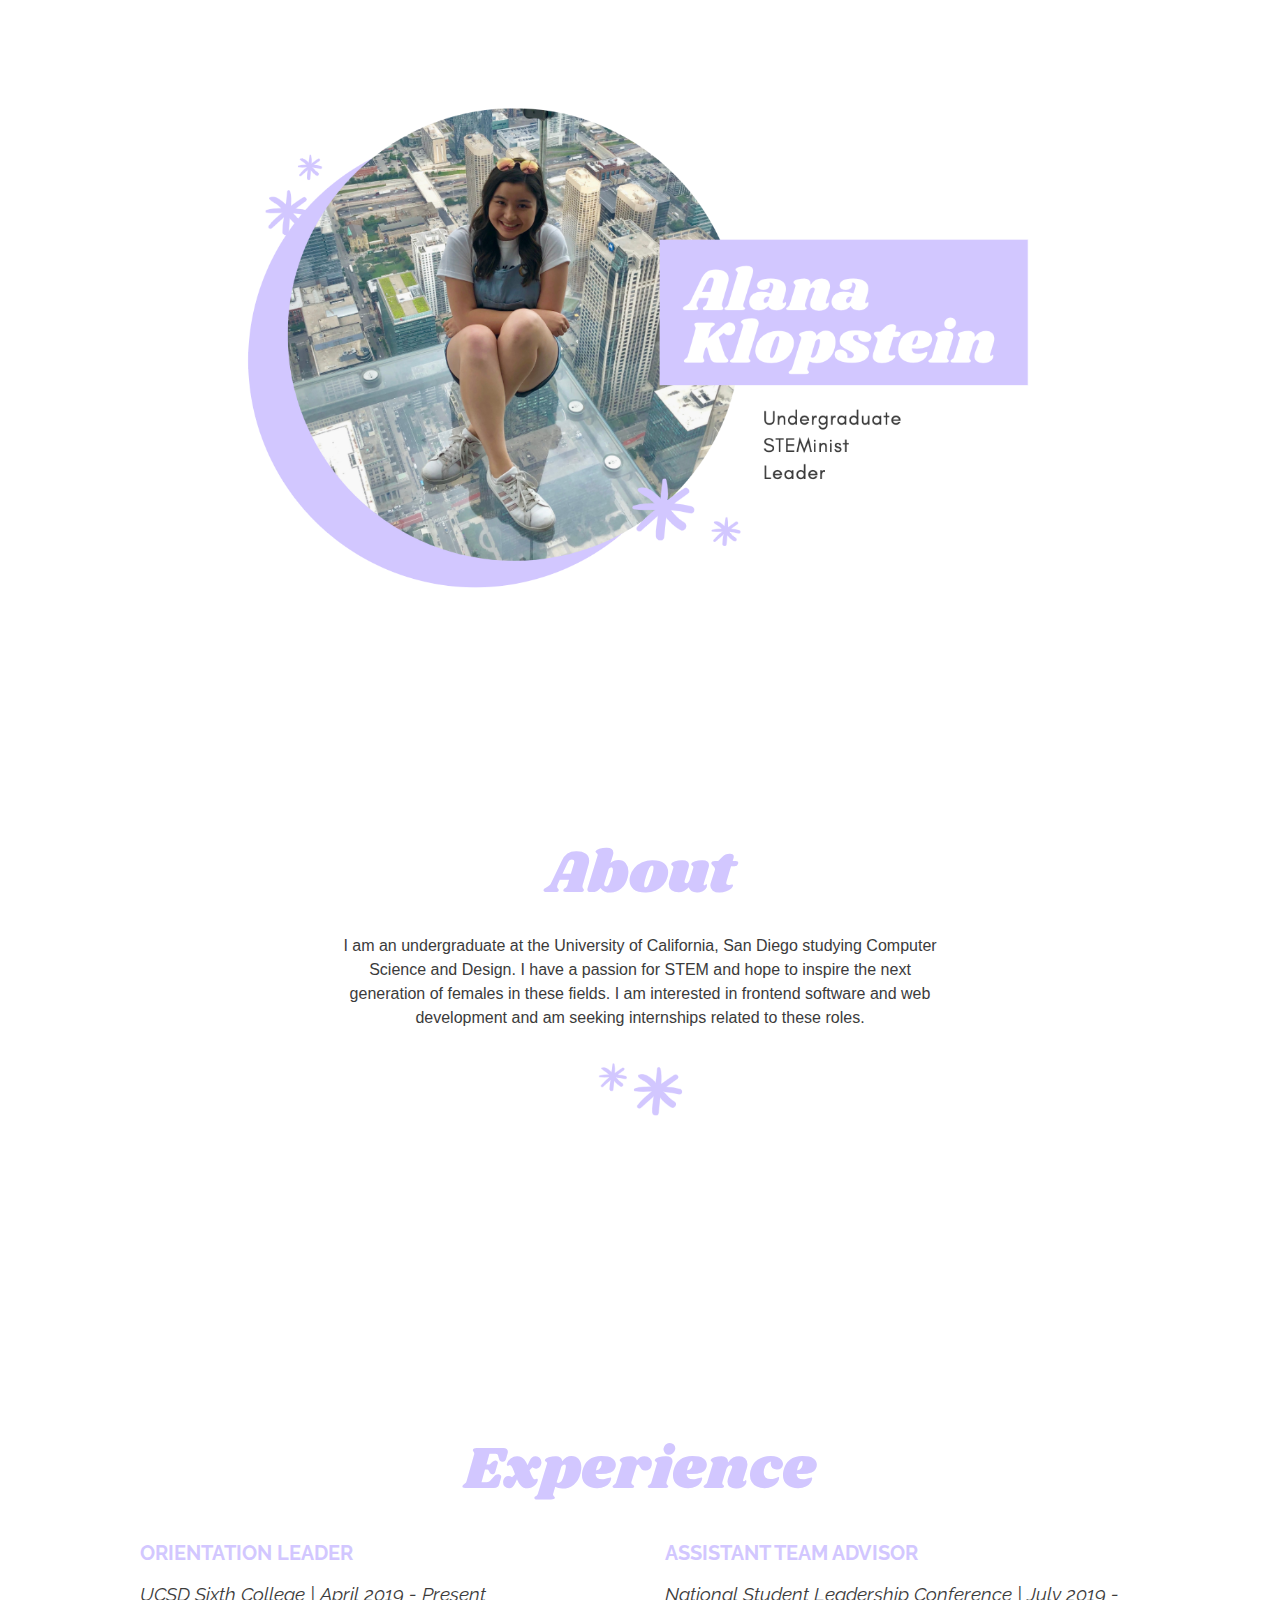
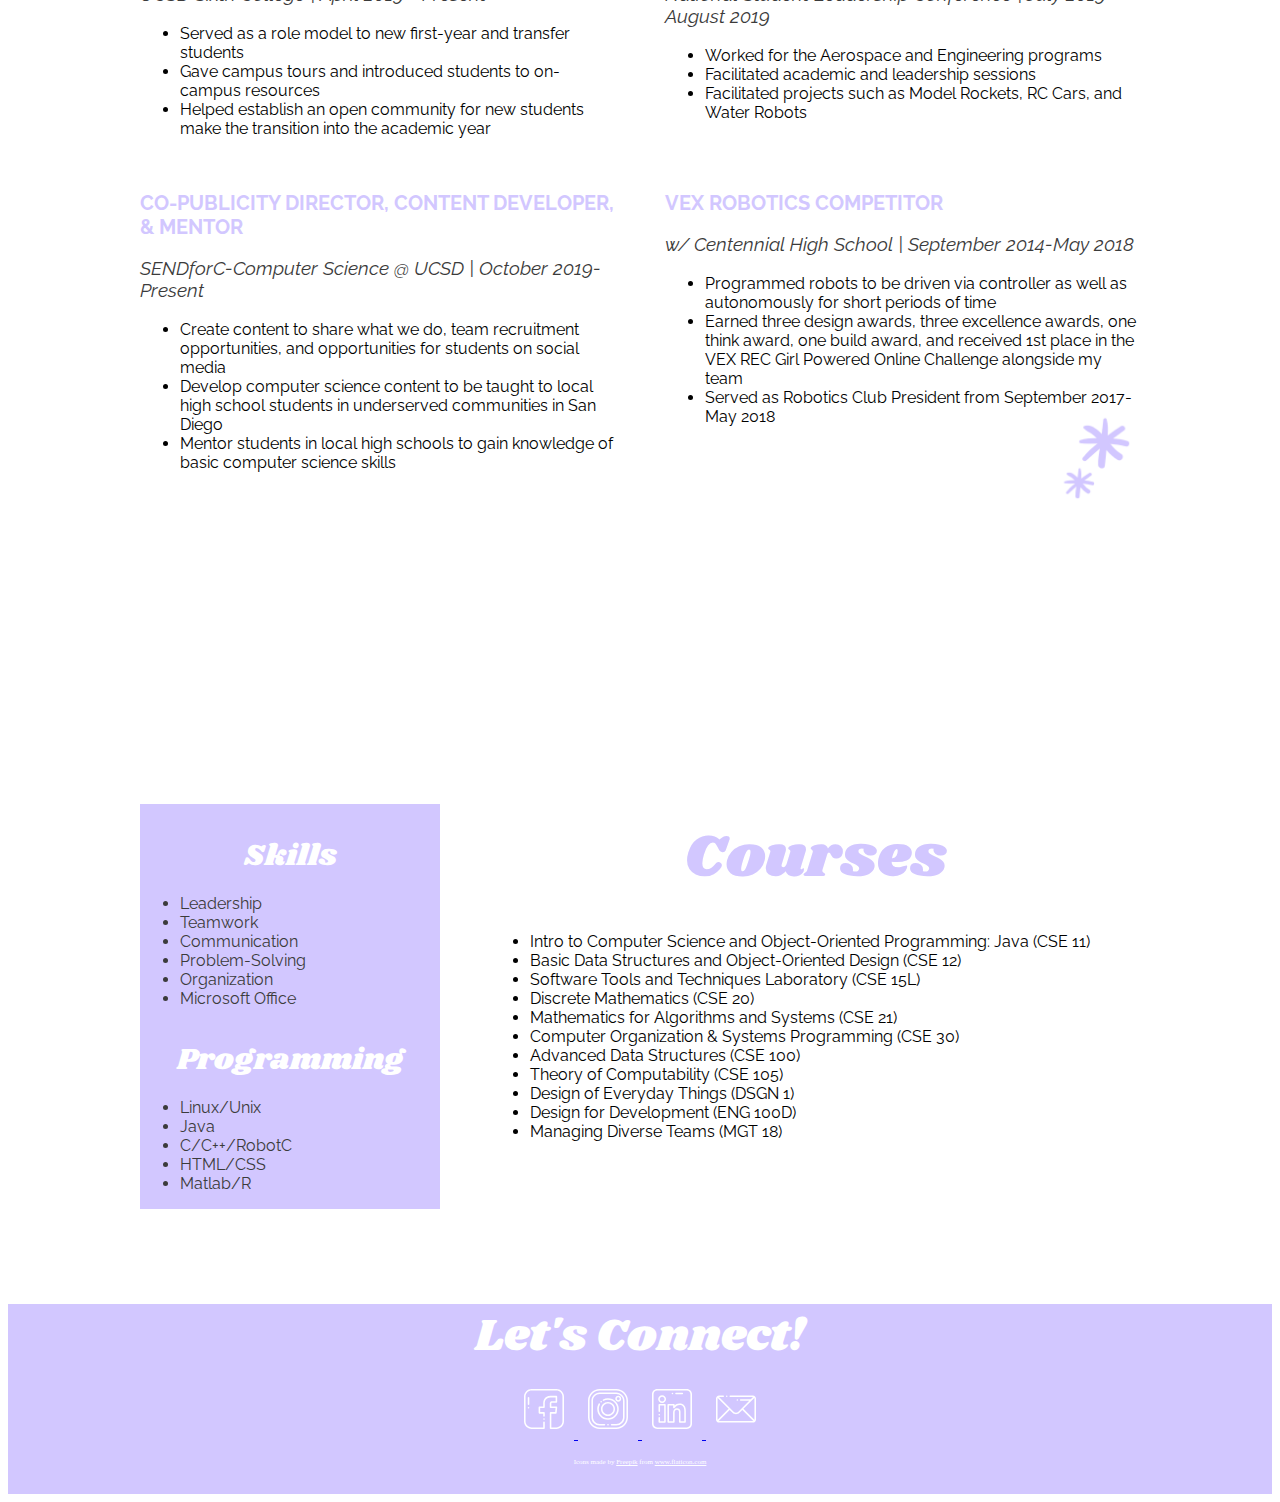
<file: index.html>
<!DOCTYPE html>
<html>
  <head>
    <link href="style.css" rel="stylesheet" type="text/css">
    <link href="https://fonts.googleapis.com/css2?family=Shrikhand&display=swap" rel="stylesheet">
    <link href="https://fonts.googleapis.com/css2?family=Raleway:wght@100;200;400;700&display=swap" rel="stylesheet">
    <title>Alana Klopstein</title>
    <link rel="icon" href="./photos/favicon.png">
  </head>

  <body>
    <div>
      <img src="./photos/header.png" height="600" class="center header-pic"/>
    </div>
    <div class="about">
      <h1 class="fancy-font" align="center">About</h1>
      <p align="center" class="center">I am an undergraduate at the University
        of California, San Diego studying Computer Science and Design. I have a
        passion for STEM and hope to inspire the next generation of females in
        these fields. I am interested in frontend software and web development
        and am seeking internships related to these roles.</p>
      <img src="./photos/stars1.png" height="80px" class="center">
    </div>

    <div class="experience">
      <h1 class="fancy-font" align="center">Experience</h1>

      <div class="grid">

        <div class="experience-1">
          <h2>ORIENTATION LEADER</h2>
          <h3>UCSD Sixth College | April 2019 - Present</h3>
          <ul>
            <li>Served as a role model to new first-year and transfer students</li>
            <li>Gave campus tours and introduced students to on-campus resources</li>
            <li>Helped establish an open community for new students make the
              transition into the academic year</li>
          </ul>
        </div>

        <div class="experience-2">
          <h2>ASSISTANT TEAM ADVISOR</h2>
          <h3>National Student Leadership Conference | July 2019 - August 2019</h3>
          <ul>
            <li>Worked for the Aerospace and Engineering programs</li>
            <li>Facilitated academic and leadership sessions</li>
            <li>Facilitated projects such as Model Rockets, RC Cars, and Water
              Robots</li>
          </ul>
        </div>

        <div class="experience-3">
          <h2>CO-PUBLICITY DIRECTOR, CONTENT DEVELOPER, & MENTOR</h2>
          <h3>SENDforC-Computer Science @ UCSD | October 2019-Present</h3>
          <ul>
            <li>Create content to share what we do, team recruitment opportunities,
              and opportunities for students on social media</li>
            <li>Develop computer science content to be taught to local high school
              students in underserved communities in San Diego</li>
            <li>Mentor students in local high schools to gain knowledge of basic
              computer science skills</li>
          </ul>
        </div>

        <div class="experience-4">
          <h2>VEX ROBOTICS COMPETITOR</h2>
          <h3>w/ Centennial High School | September 2014-May 2018</h3>
          <ul>
            <li>Programmed robots to be driven via controller as well as autonomously
              for short periods of time</li>
            <li>Earned three design awards, three excellence awards, one think award,
              one build award, and received 1st place in the VEX REC Girl Powered
              Online Challenge alongside my team</li>
            <li>Served as Robotics Club President from September 2017-May 2018
              <img src="./photos/stars2.png" height="100px" align="right"></li>
          </ul>

        </div>
      </div>
    </div>

    <div class="grid-2">
      <div class="skills">
        <h1 class="skills" align="center">Skills</h1>
        <ul>
          <li>Leadership</li>
          <li>Teamwork</li>
          <li>Communication</li>
          <li>Problem-Solving</li>
          <li>Organization</li>
          <li>Microsoft Office</li>
        </ul>
        <h1 class="skills" align="center">Programming</h1>
        <ul>
          <li>Linux/Unix</li>
          <li>Java</li>
          <li>C/C++/RobotC</li>
          <li>HTML/CSS</li>
          <li>Matlab/R</li>
        </ul>
      </div>
      <div class="courses">
        <h1 class="courses" align="center">Courses</h1>
        <ul>
          <li>Intro to Computer Science and Object-Oriented Programming:
            Java (CSE 11)</li>
          <li>Basic Data Structures and Object-Oriented Design (CSE 12)</li>
          <li>Software Tools and Techniques Laboratory (CSE 15L)</li>
          <li>Discrete Mathematics (CSE 20)</li>
          <li>Mathematics for Algorithms and Systems (CSE 21)</li>
          <li>Computer Organization & Systems Programming (CSE 30)</li>
          <li>Advanced Data Structures (CSE 100)</li>
          <li>Theory of Computability (CSE 105)</li>
          <li>Design of Everyday Things (DSGN 1)</li>
          <li>Design for Development (ENG 100D)</li>
          <li>Managing Diverse Teams (MGT 18)</li>
        </ul>
      </div>

    </div>

  </body>

  <footer align="center">
    <h1 class="fancy-font">Let's Connect!</h1>
    <nav>
      <a href="https://www.facebook.com/alanaklopstein/" title="Facebook" show="new">
        <img src="./my-icons-collection/svg/010-facebook.svg" height="40"
        style="border:0px;margin:10px;"class="invert"/>
      </a>
      <a href="https://www.instagram.com/alanaklopstein/?hl=en" title="Instagram" show="new">
        <img src="./my-icons-collection/svg/009-instagram.svg" height="40"
        style="border:0px;margin:10px;" class="invert"/>
      </a>
      <a href="https://www.linkedin.com/in/alanaklopstein/" title="LinkedIn"  show="new">
        <img src="./my-icons-collection/svg/008-linkedin.svg" height="40"
        style="border:0px;margin:10px;" class="invert"/>
      </a>
      <!--<a href="https://github.com/alanaklopstein" title="Github"  show="new">
        <img src="./my-icons-collection/svg/007-github.svg" height="40"
        style="border:0px;margin:10px;" />
      </a>-->
      <a href="mailto: avklopstein@gmail.com" title="Email"  show="new">
        <img src="./my-icons-collection/svg/006-email.svg" height="40"
        style="border:0px;margin:10px;" class="invert"/>
      </a>
    </nav>
    <div class="raleway credit">Icons made by <a href="https://www.flaticon.com/authors/freepik"
    title="Freepik" class="white">Freepik</a> from <a href="https://www.flaticon.com/"
    title="Flaticon" class="white">www.flaticon.com</a></div>
  </footer>
</html>
</file>
<file: style.css>
/* fonts */
.fancy-font {
  font-family: 'Shrikhand', cursive;
}

.simple-font {
  font-family: 'Raleway', sans-serif;
}

/* heading */
h1 {
  margin-top: 180px;
  margin-bottom: 10px;
  font-size: 60px;
  font-weight: lighter;
  color: #d2c7ff;
}

h2 {
  font-family: 'Raleway';
  text-transform: capitalize;
  color: #d2c7ff;
  font-weight: bold;
  font-size: 20px;
}

h3 {
  font-family: 'Raleway';
  font-style: italic;
  font-weight: normal;
  color: #3b3b3b;
}

/* content */
p {
  font-family: 'simple-font', sans-serif;
  font-weight: 100;
  color: #3b3b3b;
  width: 600px;
  line-height: 1.5;
}

li {
  font-family: 'Raleway';
}

.header-pic {
  margin-top: 50px;
}

.center {
  display: block;
  margin-left: auto;
  margin-right: auto;
}

.about {
  margin-bottom: 300px;
}

.experience {
  margin-bottom: 300px;
}

.grid {
  margin-left: auto;
  margin-right: auto;
  display: grid;
  border: 10px;
  height: 550px;
  width: 1000px;
  grid-template-columns: 1fr 1fr;
  grid-template-rows: 1fr 1fr;
  grid-gap: 20px 50px;
}

.experience-1 {
  grid-area: 1 / 1 / span 1 / span 1;
}

.experience-2 {
  grid-area: 1 / 2 / span 1 / span 1;
}

.experience-3 {
  grid-area: 2 / 1 / span 1 / span 1;
}

.experience-4 {
  grid-area: 2 / 2 / span 1 / span 1;
}

.grid-2 {
  margin-left: auto;
  margin-right: auto;
  display: grid;
  border: 10px;
  height: 500px;
  width: 1000px;
  grid-template-columns: 1fr 2fr;
  grid-template-rows: 1fr 1fr;
  grid-gap: 20px 50px;
}

.skills {
  grid-column: 1 / span 1;
  margin-top: 30px;
  background-color: #d2c7ff;
  color: #3b3b3b;
}

.skills h1 {
  margin-left: auto;
  margin-right: auto;
  font-family: 'Shrikhand';
  font-size: 30px;
  color: white;
}

.courses {
  grid-column: 2 / span 2;
  margin-top: 20px;
  margin-bottom: 30px;
}

.courses h1 {
  margin-left: auto;
  margin-right: auto;
  font-family: 'Shrikhand';
  font-size: 60px;
  color: #d2c7ff;
}

/* footer */
footer {
  margin-top: 20px;
  height: 190px;
  /*margin-bottom: 100px;*/
  width: 100%;
  background-color: #d2c7ff;

}

footer h1 {
  margin-top: 30px;
  font-size: 45px;
  color: white;
}

.credit {
  font-size: 7px;
  color: white;
  margin-top: 15px;
}

.invert {
  filter: invert(100%);
}
.white {
  color: white;
}
</file>
